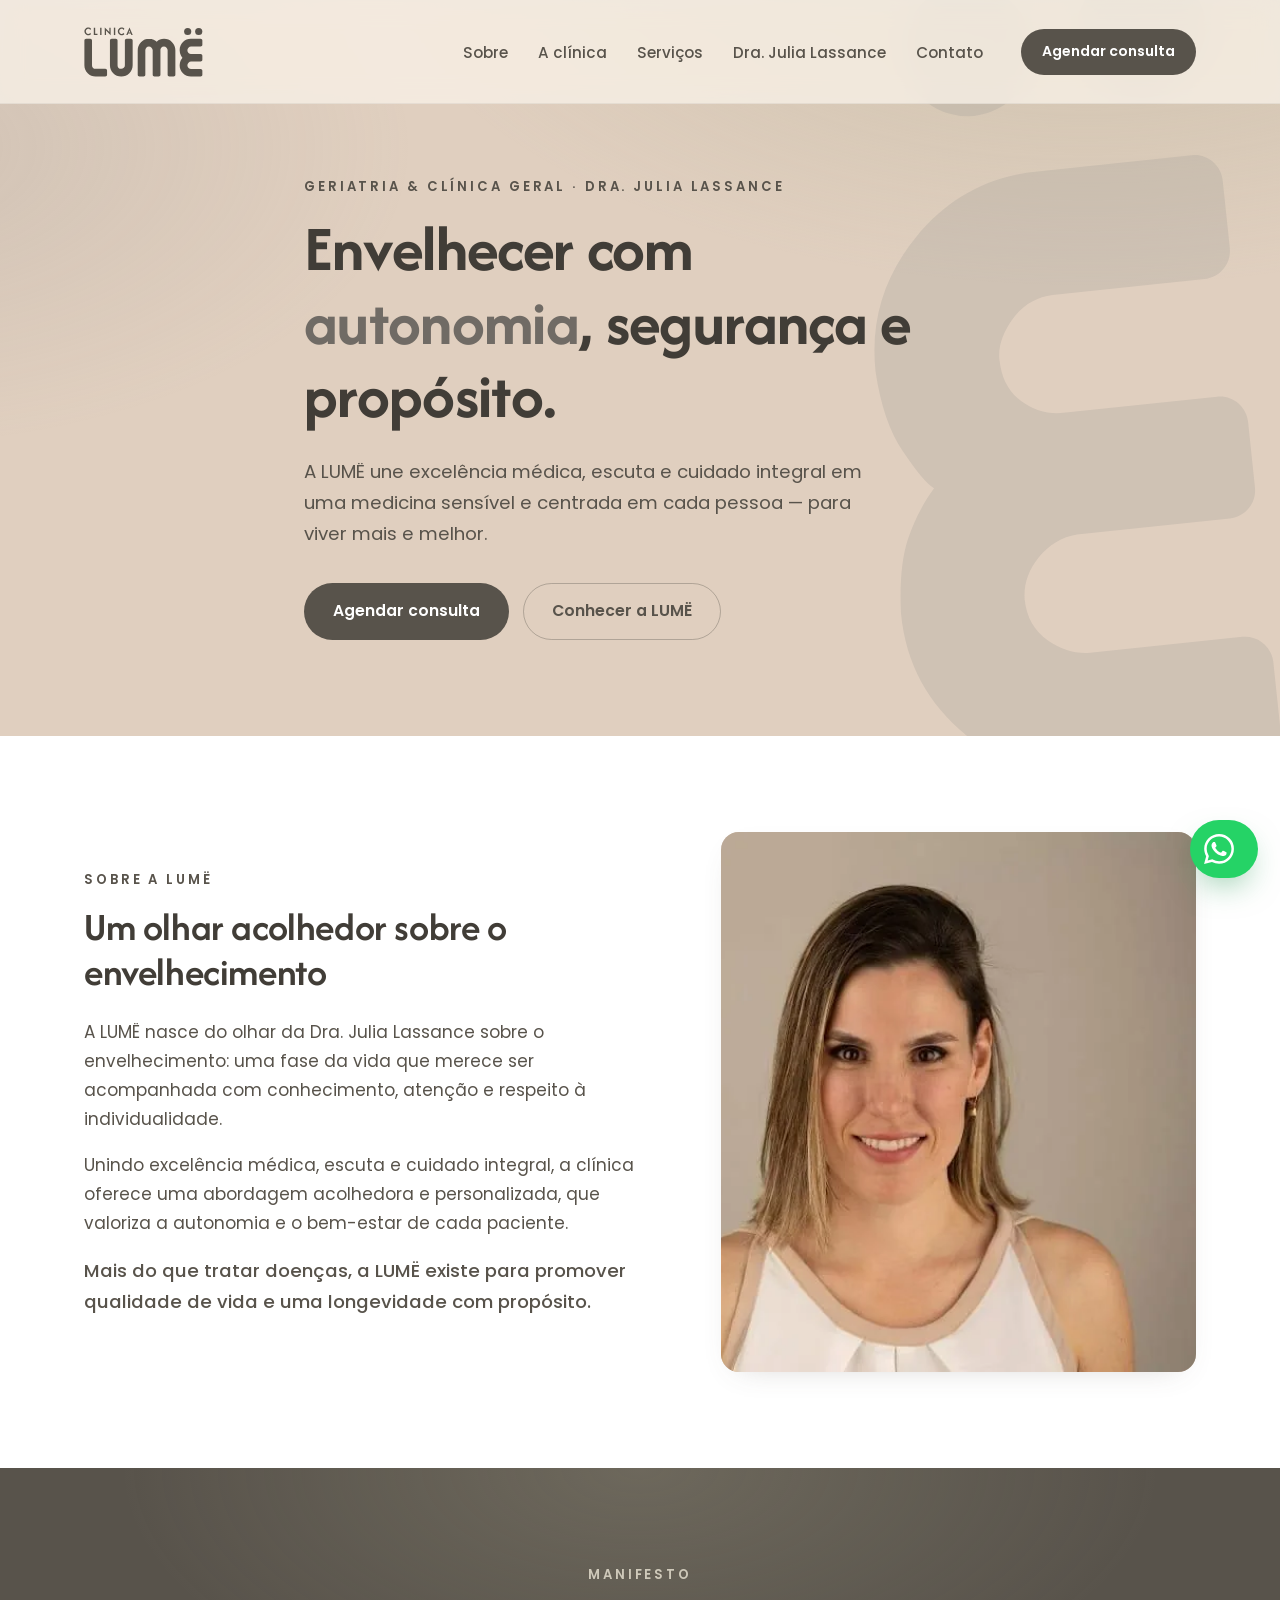
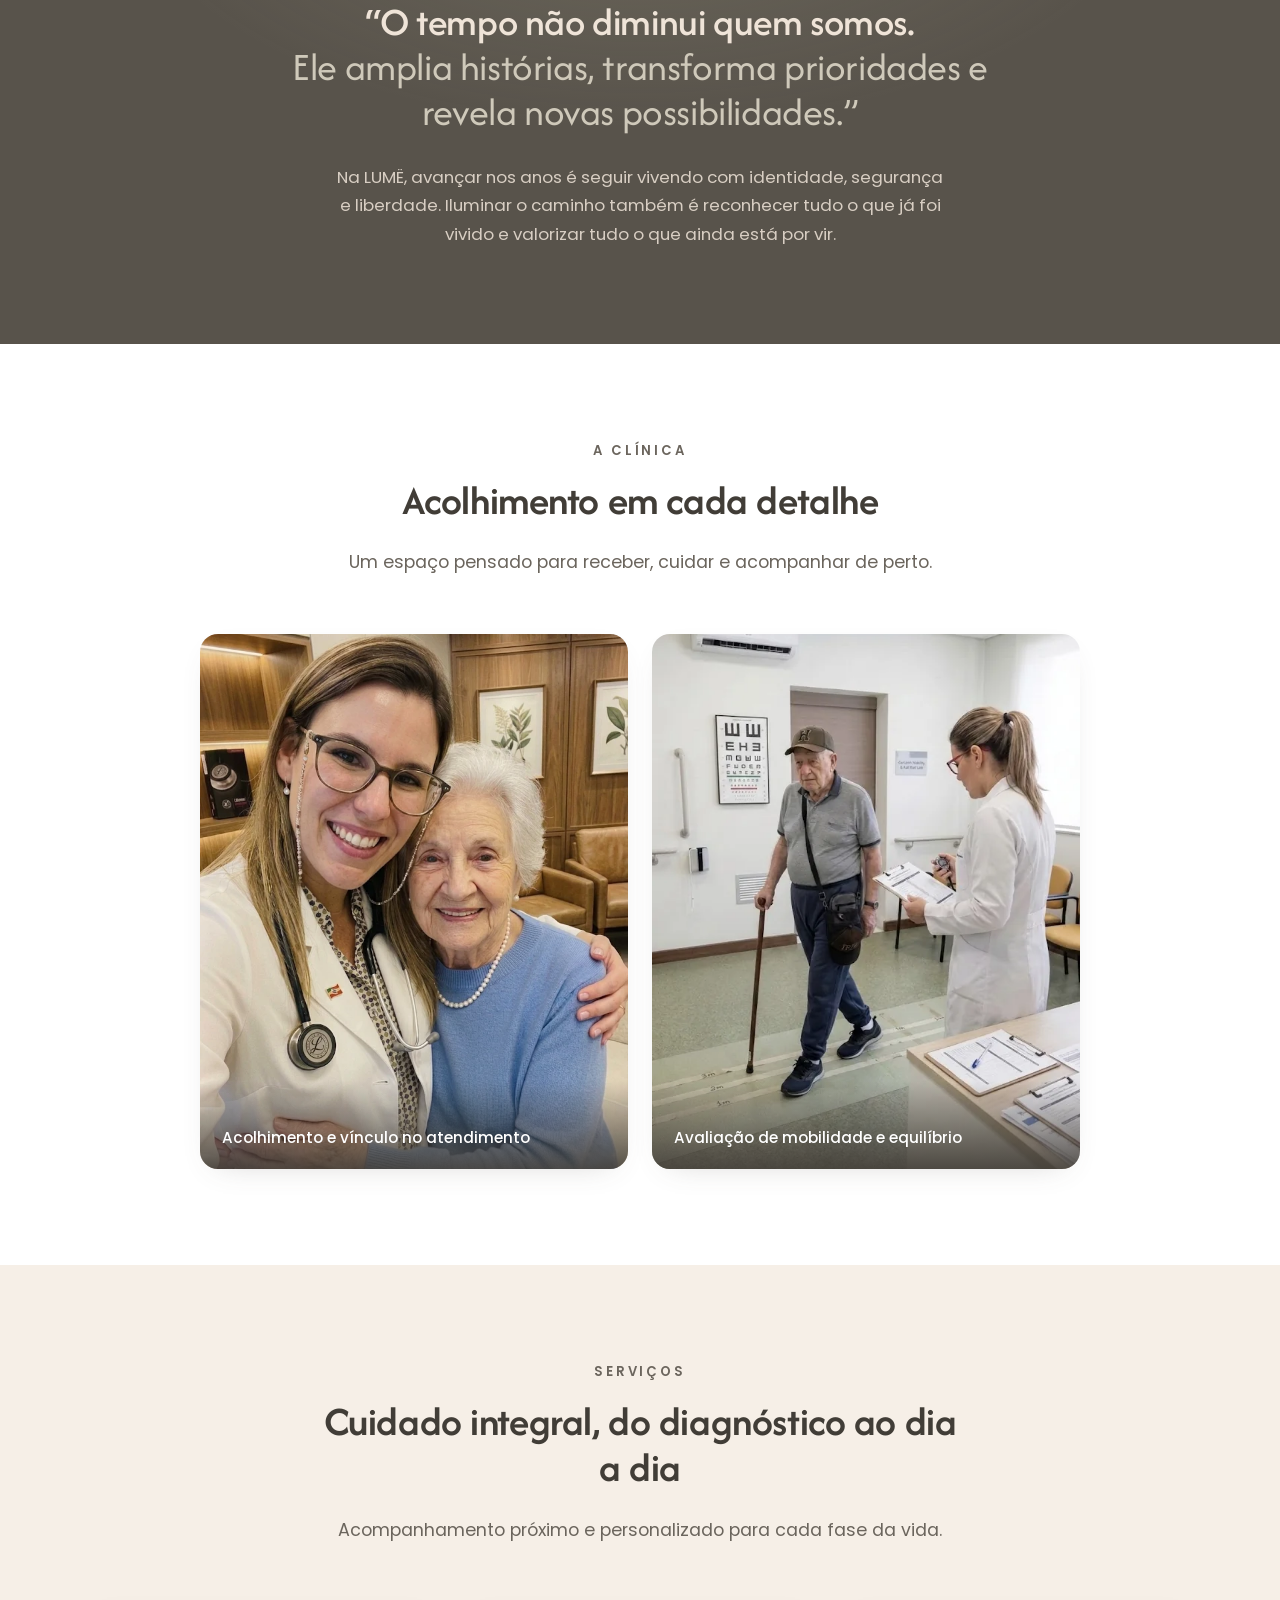
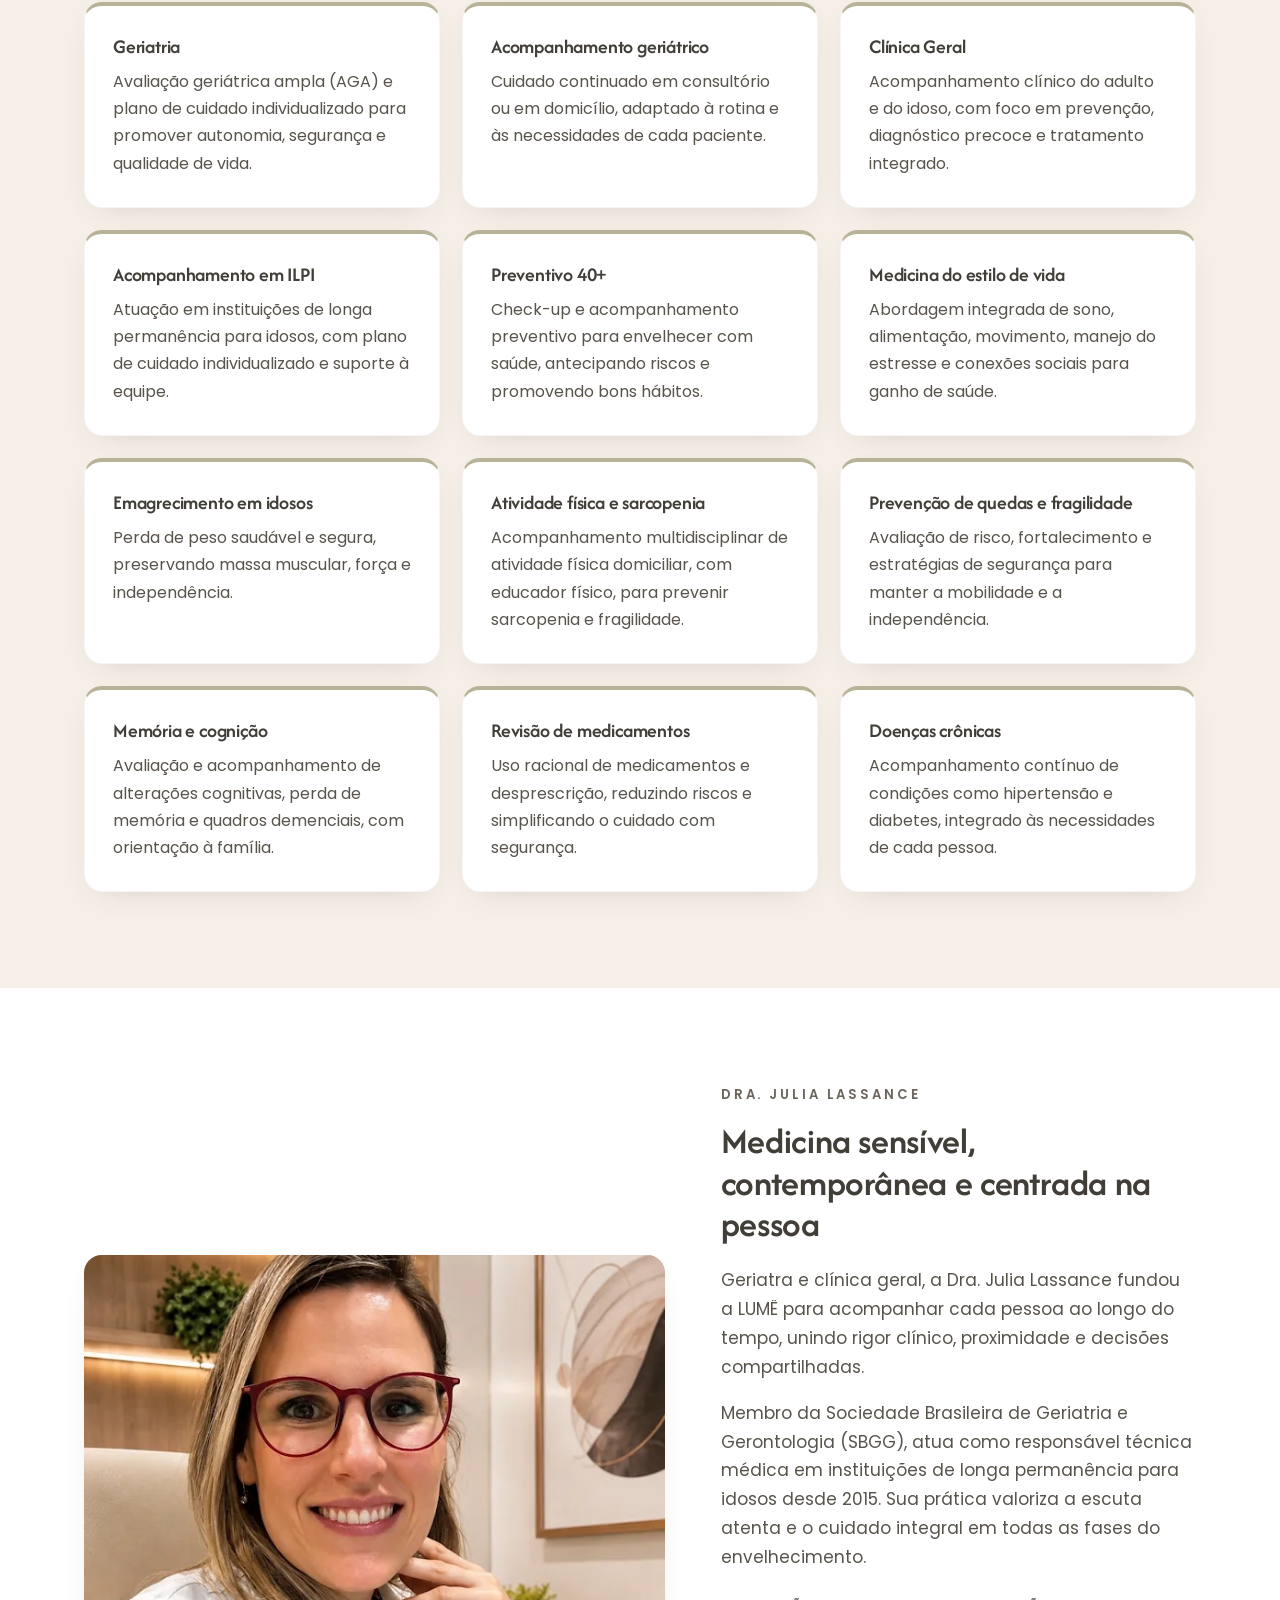
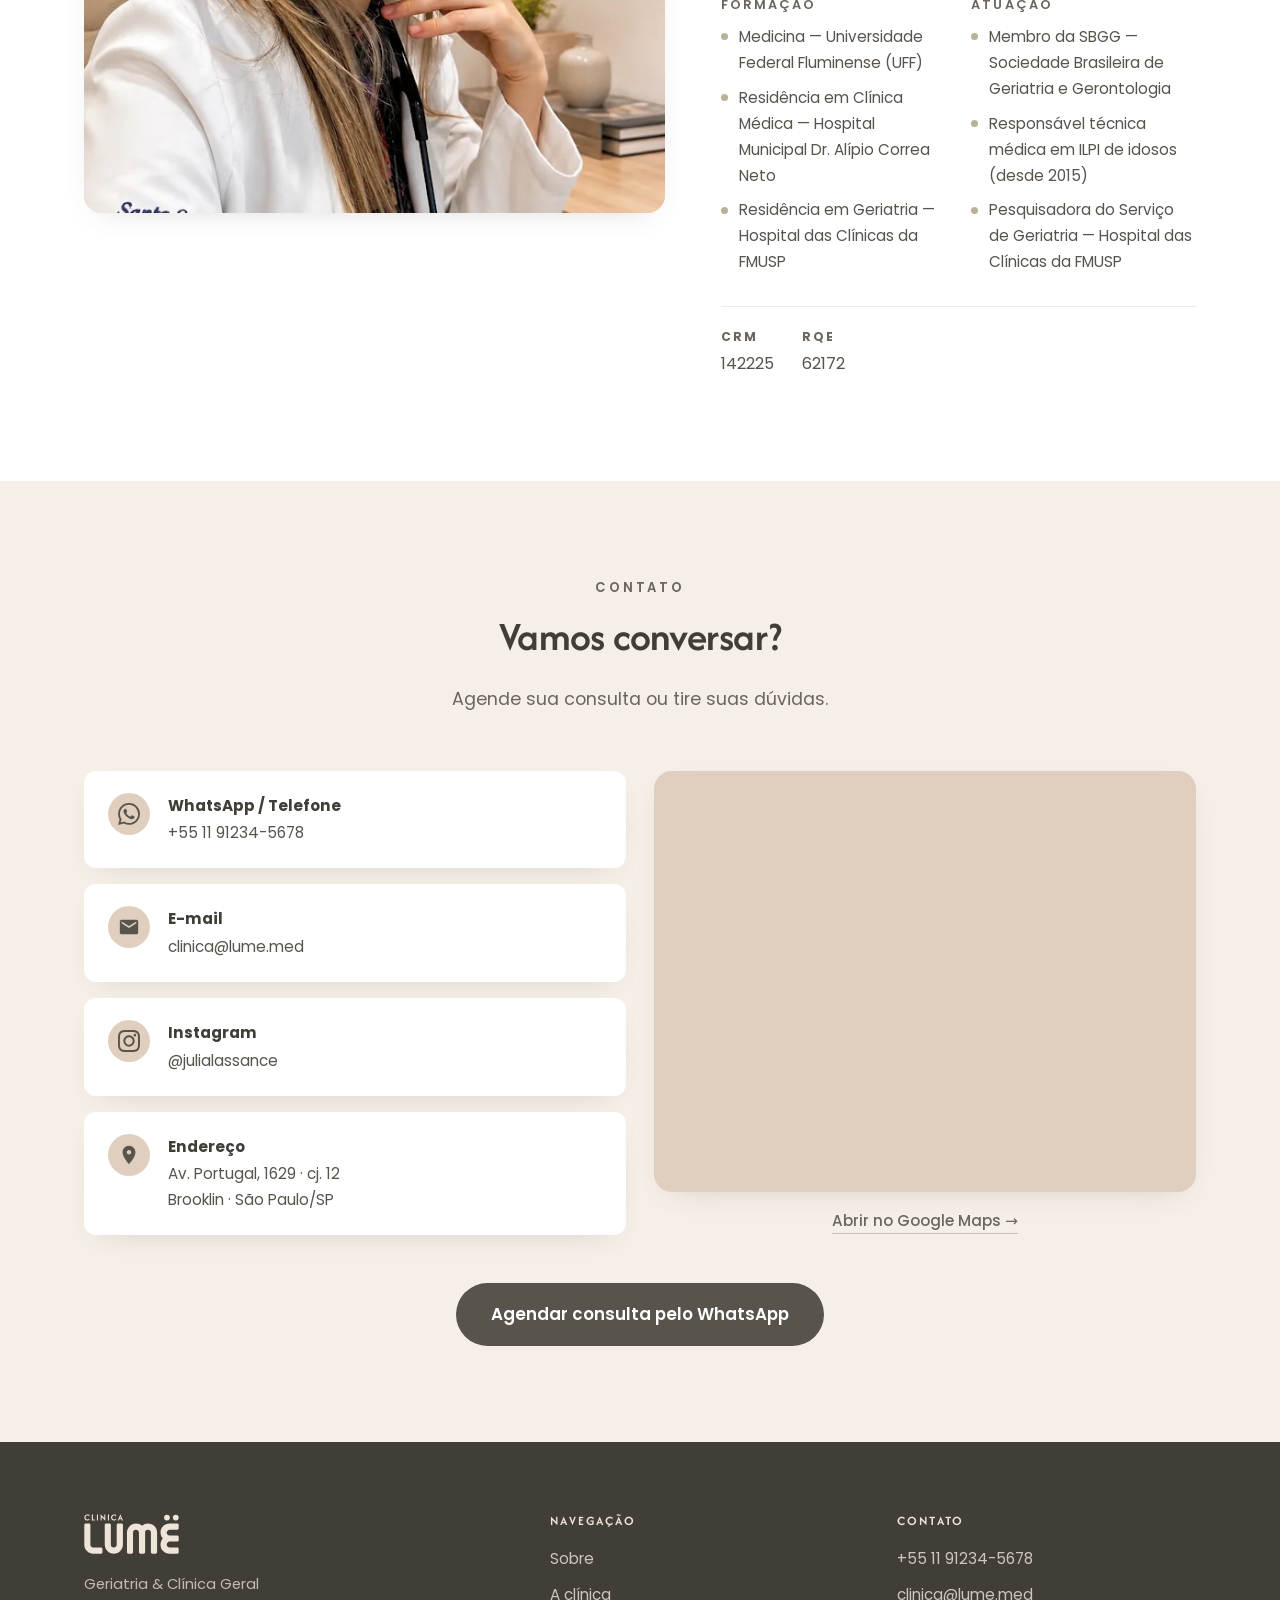
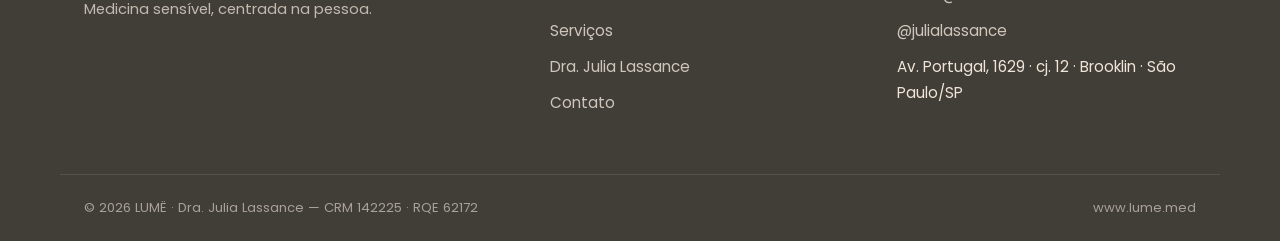
<file: index.html>
<!DOCTYPE html>
<html lang="pt-BR">
<head>
  <meta charset="UTF-8" />
  <meta name="viewport" content="width=device-width, initial-scale=1.0" />
  <title>LUMË · Clínica Geriátrica da Dra. Julia Lassance</title>
  <meta name="description" content="LUMË — clínica de geriatria e clínica geral da Dra. Julia Lassance. Medicina sensível, contemporânea e centrada na pessoa, para viver mais e melhor." />
  <meta name="theme-color" content="#A39D96" />
  <link rel="canonical" href="https://lume.med/" />
  <link rel="icon" type="image/svg+xml" href="assets/favicon.svg" />
  <link rel="apple-touch-icon" href="assets/apple-touch-icon.png" />

  <!-- Open Graph / preview ao compartilhar (WhatsApp, Instagram, etc.) -->
  <meta property="og:type" content="website" />
  <meta property="og:locale" content="pt_BR" />
  <meta property="og:site_name" content="LUMË" />
  <meta property="og:url" content="https://lume.med/" />
  <meta property="og:title" content="LUMË · Clínica de Geriatria — Dra. Julia Lassance" />
  <meta property="og:description" content="Geriatria &amp; Clínica Geral em São Paulo. Envelhecer com autonomia, segurança e propósito." />
  <!-- og:image usa o domínio de produção (lume.med). Enquanto o HTTPS do domínio não estiver ativo, o preview pode não exibir a imagem. -->
  <meta property="og:image" content="https://lume.med/assets/og-image.jpg" />
  <meta property="og:image:width" content="1200" />
  <meta property="og:image:height" content="630" />
  <meta property="og:image:alt" content="Logotipo LUMË — Clínica de Geriatria" />
  <meta name="twitter:card" content="summary_large_image" />
  <meta name="twitter:title" content="LUMË · Clínica de Geriatria — Dra. Julia Lassance" />
  <meta name="twitter:description" content="Geriatria &amp; Clínica Geral em São Paulo. Envelhecer com autonomia, segurança e propósito." />
  <meta name="twitter:image" content="https://lume.med/assets/og-image.jpg" />

  <!-- Dados estruturados para busca local -->
  <!-- ATENÇÃO: atualizar o campo "telephone" com o número real da clínica antes de publicar -->
  <script type="application/ld+json">
  {
    "@context": "https://schema.org",
    "@type": "MedicalClinic",
    "name": "LUMË — Clínica de Geriatria",
    "url": "https://lume.med/",
    "image": "https://lume.med/assets/og-image.jpg",
    "logo": "https://lume.med/assets/favicon.svg",
    "description": "Clínica de geriatria e clínica geral da Dra. Julia Lassance, no Brooklin, São Paulo.",
    "medicalSpecialty": "Geriatric",
    "telephone": "+55 11 91234-5678",
    "email": "clinica@lume.med",
    "address": {
      "@type": "PostalAddress",
      "streetAddress": "Av. Portugal, 1629, cj. 12 — Brooklin",
      "addressLocality": "São Paulo",
      "addressRegion": "SP",
      "addressCountry": "BR"
    },
    "employee": {
      "@type": "Physician",
      "name": "Dra. Julia Lassance",
      "medicalSpecialty": "Geriatric",
      "identifier": "CRM-SP 142225"
    },
    "sameAs": ["https://www.instagram.com/julialassance/"]
  }
  </script>

  <!-- Fontes da marca -->
  <link rel="preconnect" href="https://fonts.googleapis.com" />
  <link rel="preconnect" href="https://fonts.gstatic.com" crossorigin />
  <link href="https://fonts.googleapis.com/css2?family=Afacad+Flux:wght@100..900&family=Poppins:ital,wght@0,300;0,400;0,500;0,600;0,700;1,400&display=swap" rel="stylesheet" />

  <link rel="stylesheet" href="css/styles.css" />
</head>
<body>

  <a class="skip-link" href="#conteudo">Pular para o conteúdo</a>

  <!-- ============ HEADER ============ -->
  <header class="site-header" id="topo">
    <div class="container header-inner">
      <a href="#topo" class="brand" aria-label="LUMË — voltar ao início">
        <svg class="brand-logo" viewBox="160 203 1601 674" xmlns="http://www.w3.org/2000/svg" role="img" aria-label="LUMË">
          <g fill="currentColor">
            <path d="M218.18,313.67c-7.24,0-14.04-1.35-20.39-4.04-6.35-2.7-11.94-6.41-16.78-11.13-4.84-4.73-8.6-10.23-11.3-16.51-2.7-6.28-4.04-13-4.04-20.16s1.35-13.88,4.04-20.16c2.7-6.28,6.46-11.78,11.3-16.51,4.84-4.73,10.43-8.44,16.78-11.13,6.35-2.7,13.15-4.04,20.39-4.04,6.72,0,13.04,1.13,18.94,3.38,5.91,2.25,11.19,5.41,15.84,9.47l-5.2,21.27c-2.88-4.8-6.83-8.79-11.85-11.97-5.02-3.17-10.75-4.76-17.17-4.76-4.8,0-9.23.91-13.29,2.71-4.07,1.81-7.63,4.29-10.69,7.42-3.07,3.14-5.45,6.78-7.15,10.91-1.7,4.14-2.55,8.6-2.55,13.4s.85,9.18,2.55,13.35c1.7,4.17,4.08,7.83,7.15,10.97,3.06,3.14,6.62,5.59,10.69,7.37,4.06,1.77,8.49,2.66,13.29,2.66,6.35,0,12.06-1.59,17.12-4.76,5.06-3.17,9.03-7.17,11.91-11.97l5.2,21.27c-4.65,4.06-9.93,7.24-15.84,9.53-5.91,2.29-12.23,3.43-18.94,3.43Z"/>
            <path d="M292.17,311.67v-99.71h18.62v83.43h31.02v16.29h-49.64Z"/>
            <path d="M377.6,311.67v-99.71h18.62v99.71h-18.62Z"/>
            <path d="M518.73,315l-62.04-63.48v60.16h-16.95v-103.03h.23l62.04,63.37v-60.05h16.95v103.04h-.22Z"/>
            <path d="M562.63,311.67v-99.71h18.61v99.71h-18.61Z"/>
            <path d="M668.41,313.67c-7.24,0-14.04-1.35-20.39-4.04-6.35-2.7-11.94-6.41-16.78-11.13-4.84-4.73-8.6-10.23-11.3-16.51-2.7-6.28-4.04-13-4.04-20.16s1.35-13.88,4.04-20.16c2.7-6.28,6.46-11.78,11.3-16.51,4.84-4.73,10.43-8.44,16.78-11.13,6.35-2.7,13.15-4.04,20.39-4.04,6.72,0,13.04,1.13,18.94,3.38,5.91,2.25,11.19,5.41,15.84,9.47l-5.2,21.27c-2.88-4.8-6.83-8.79-11.85-11.97-5.02-3.17-10.75-4.76-17.17-4.76-4.8,0-9.23.91-13.29,2.71-4.07,1.81-7.63,4.29-10.69,7.42-3.07,3.14-5.45,6.78-7.15,10.91-1.7,4.14-2.55,8.6-2.55,13.4s.85,9.18,2.55,13.35c1.7,4.17,4.08,7.83,7.15,10.97,3.06,3.14,6.62,5.59,10.69,7.37,4.06,1.77,8.49,2.66,13.29,2.66,6.35,0,12.06-1.59,17.12-4.76,5.06-3.17,9.03-7.17,11.91-11.97l5.2,21.27c-4.65,4.06-9.93,7.24-15.84,9.53-5.91,2.29-12.23,3.43-18.94,3.43Z"/>
            <path d="M729.54,311.67l43.54-103.26h.22l43.55,103.26h-18.39l-8.54-20.72h-34.12l-8.53,20.72h-17.72ZM761.78,276.33h22.05l-5.2-12.52c-1.11-2.66-2.14-5.26-3.1-7.81-.96-2.55-1.89-5.52-2.77-8.92-.81,3.4-1.68,6.35-2.6,8.86-.92,2.51-1.97,5.14-3.16,7.87l-5.21,12.52Z"/>
            <path d="M188.94,361.69h55.32c13.07,0,23.66,10.59,23.66,23.66v332.49c-.38,15.51,4.16,27.7,13.61,36.58,9.45,8.89,21.17,13.14,35.16,12.76h130.6c13.07,0,23.66,10.59,23.66,23.66v56.46c0,13.07-10.59,23.66-23.66,23.66h-127.76c-43.1.75-79.68-13.99-109.74-44.24-30.06-30.24-44.89-66.35-44.52-108.32v-333.06c0-13.07,10.59-23.66,23.66-23.66Z"/>
            <path d="M533.37,361.69h55.32c13.07,0,23.66,10.59,23.66,23.66v333.06c-.38,14.75,3.87,26.66,12.76,35.73,8.88,9.07,21.07,13.42,36.58,13.04,12.85.38,24.39-4.06,34.59-13.33,10.21-9.26,15.12-21.07,14.75-35.45v-333.06c0-13.07,10.59-23.66,23.66-23.66h57.59c13.07,0,23.66,10.59,23.66,23.66v333.06c0,42.35-14.84,78.46-44.52,108.32-29.69,29.86-65.88,44.61-108.61,44.24-43.1.37-79.4-14.46-108.89-44.52-29.49-30.06-44.24-66.07-44.24-108.04v-333.06c0-13.07,10.59-23.66,23.66-23.66Z"/>
            <path d="M1037.22,362.26c23.82.38,44.61,4.73,62.38,13.04,17.77,8.32,31.19,17.01,40.27,26.09,14.75-12.85,29.58-22.3,44.52-28.36,14.93-6.04,33.18-9.64,54.73-10.78,41.97,0,77.88,14.94,107.75,44.8,29.86,29.87,44.8,65.79,44.8,107.75v333.06c0,13.07-10.59,23.66-23.66,23.66h-57.03c-13.07,0-23.66-10.59-23.66-23.66v-332.49c0-12.1-5.02-23.25-15.03-33.46-10.02-10.21-21.46-15.31-34.31-15.31-15.51,0-27.79,5.3-36.86,15.88-9.07,10.59-12.67,21.93-10.78,34.03v331.36c0,13.07-10.59,23.66-23.66,23.66h-57.03c-13.07,0-23.66-10.59-23.66-23.66v-332.49c-.38-12.48-5.67-23.72-15.88-33.75-10.21-10.01-21.55-15.03-34.03-15.03-15.51,0-27.7,5.11-36.58,15.31-8.89,10.21-13.14,21.55-12.76,34.03v331.93c0,13.07-10.59,23.66-23.66,23.66h-55.32c-13.07,0-23.66-10.59-23.66-23.66v-332.49c-.37-41.59,14.36-77.5,44.24-107.76,29.86-30.24,66.16-45.37,108.89-45.37Z"/>
            <path d="M1755.54,442.95c0,13.07-10.59,23.66-23.66,23.66h-128.33c-13.99.38-25.8,5.96-35.45,16.73-9.64,10.78-14.46,21.65-14.46,32.61,0,15.51,4.91,27.7,14.75,36.58,9.83,8.89,21.17,13.33,34.03,13.33h129.46c13.07,0,23.66,10.59,23.66,23.66v55.32c0,13.07-10.59,23.66-23.66,23.66h-128.9c-12.86.76-24.2,6.05-34.03,15.88-9.84,9.84-14.94,21.18-15.31,34.03,0,14.75,5.19,26.66,15.6,35.73,10.4,9.07,21.83,13.81,34.31,14.18h128.33c13.07,0,23.66,10.59,23.66,23.66v55.89c0,13.07-10.59,23.66-23.66,23.66h-128.9c-42.73.37-79.11-14.46-109.17-44.52-30.06-30.06-44.89-66.07-44.52-108.04,1.51-26.46,5.67-47.07,12.48-61.82,6.81-14.75,15.5-27.98,26.09-39.7-5.67-4.54-13.24-15.68-22.69-33.46-9.45-17.77-14.75-40.83-15.88-69.19,0-41.97,15.03-77.98,45.09-108.04,30.06-30.06,65.88-44.89,107.47-44.52h130.03c13.07,0,23.66,10.59,23.66,23.66v57.03Z"/>
            <circle cx="1557.68" cy="263.42" r="48.43"/>
            <circle cx="1706.51" cy="263.42" r="48.43"/>
          </g>
        </svg>
      </a>

      <nav class="site-nav" aria-label="Navegação principal">
        <button class="nav-toggle" aria-expanded="false" aria-controls="menu" aria-label="Abrir menu">
          <span></span><span></span><span></span>
        </button>
        <ul class="nav-list" id="menu">
          <li><a href="#sobre">Sobre</a></li>
          <li><a href="#galeria">A clínica</a></li>
          <li><a href="#servicos">Serviços</a></li>
          <li><a href="#doutora">Dra. Julia Lassance</a></li>
          <li><a href="#contato">Contato</a></li>
          <li class="nav-cta"><a href="#contato" class="btn btn-primary btn-sm">Agendar consulta</a></li>
        </ul>
      </nav>
    </div>
  </header>

  <main id="conteudo">

    <!-- ============ HERO ============ -->
    <section class="hero" aria-labelledby="hero-titulo">
      <div class="hero-icon" aria-hidden="true">
        <svg viewBox="0 0 631.88 1080" xmlns="http://www.w3.org/2000/svg">
          <g fill="currentColor">
            <path d="M521.73,414.64c0,17.58-14.26,31.84-31.84,31.84h-172.67c-18.83.51-34.72,8.01-47.69,22.51-12.97,14.5-19.46,29.13-19.46,43.88,0,20.87,6.61,37.27,19.84,49.22,13.22,11.96,28.48,17.93,45.78,17.93h174.2c17.58,0,31.84,14.26,31.84,31.84v74.44c0,17.58-14.26,31.84-31.84,31.84h-173.43c-17.3,1.03-32.56,8.14-45.79,21.37-13.23,13.23-20.1,28.5-20.6,45.78,0,19.84,6.99,35.87,20.99,48.08,13.99,12.21,29.38,18.58,46.17,19.08h172.67c17.58,0,31.84,14.26,31.84,31.84v75.21c0,17.58-14.26,31.84-31.84,31.84h-173.43c-57.49.5-106.45-19.46-146.9-59.9-40.44-40.45-60.4-88.9-59.9-145.37,2.03-35.6,7.63-63.34,16.79-83.18,9.16-19.84,20.85-37.64,35.1-53.42-7.63-6.1-17.81-21.1-30.52-45.02-12.72-23.91-19.84-54.94-21.37-93.1,0-56.47,20.22-104.92,60.67-145.37,40.44-40.44,88.64-60.4,144.61-59.9h174.96c17.58,0,31.84,14.26,31.84,31.84v76.73Z"/>
            <circle cx="250.44" cy="162.45" r="73.79"/>
            <circle cx="448.44" cy="162.45" r="73.79"/>
          </g>
        </svg>
      </div>

      <div class="container hero-inner">
        <p class="eyebrow">Geriatria &amp; Clínica Geral · Dra. Julia Lassance</p>
        <h1 id="hero-titulo">Envelhecer com <em>autonomia</em>, segurança e propósito.</h1>
        <p class="hero-sub">
          A LUMË une excelência médica, escuta e cuidado integral em uma medicina
          sensível e centrada em cada pessoa — para viver mais e melhor.
        </p>
        <div class="hero-actions">
          <a class="btn btn-primary" href="https://wa.me/5511912345678?text=Ol%C3%A1!%20Gostaria%20de%20agendar%20uma%20consulta%20na%20LUM%C3%8B." target="_blank" rel="noopener">Agendar consulta</a>
          <a class="btn btn-ghost" href="#sobre">Conhecer a LUMË</a>
        </div>
      </div>
    </section>

    <!-- ============ SOBRE ============ -->
    <section class="section sobre" id="sobre" aria-labelledby="sobre-titulo">
      <div class="container grid-2">
        <div class="sobre-texto reveal">
          <p class="eyebrow">Sobre a LUMË</p>
          <h2 id="sobre-titulo">Um olhar acolhedor sobre o envelhecimento</h2>
          <p>
            A LUMË nasce do olhar da Dra. Julia Lassance sobre o envelhecimento:
            uma fase da vida que merece ser acompanhada com conhecimento, atenção
            e respeito à individualidade.
          </p>
          <p>
            Unindo excelência médica, escuta e cuidado integral, a clínica oferece
            uma abordagem acolhedora e personalizada, que valoriza a autonomia e o
            bem-estar de cada paciente.
          </p>
          <p class="lead">
            Mais do que tratar doenças, a LUMË existe para promover qualidade de
            vida e uma longevidade com propósito.
          </p>
        </div>
        <div class="sobre-card reveal">
          <img src="assets/img/dra-julia-casual.webp" alt="Retrato da Dra. Julia Lassance" class="sobre-foto" width="463" height="512" loading="lazy" />
        </div>
      </div>
    </section>

    <!-- ============ MANIFESTO ============ -->
    <section class="section manifesto" aria-labelledby="manifesto-titulo">
      <div class="container narrow reveal">
        <p class="eyebrow">Manifesto</p>
        <h2 id="manifesto-titulo" class="manifesto-title">
          “O tempo não diminui quem somos.<br />
          <span>Ele amplia histórias, transforma prioridades e revela novas possibilidades.”</span>
        </h2>
        <p class="manifesto-sub">
          Na LUMË, avançar nos anos é seguir vivendo com identidade, segurança e
          liberdade. Iluminar o caminho também é reconhecer tudo o que já foi
          vivido e valorizar tudo o que ainda está por vir.
        </p>
      </div>
    </section>

    <!-- ============ GALERIA ============ -->
    <section class="section galeria" id="galeria" aria-labelledby="galeria-titulo">
      <div class="container">
        <div class="section-head reveal">
          <p class="eyebrow">A clínica</p>
          <h2 id="galeria-titulo">Acolhimento em cada detalhe</h2>
          <p class="section-sub">Um espaço pensado para receber, cuidar e acompanhar de perto.</p>
        </div>
        <div class="gallery">
          <figure class="gallery-item reveal">
            <img src="assets/img/acolhimento.webp" alt="Dra. Julia abraçando com carinho uma paciente idosa sorridente durante um atendimento acolhedor na clínica." width="642" height="843" loading="lazy" />
            <figcaption>Acolhimento e vínculo no atendimento</figcaption>
          </figure>
          <figure class="gallery-item reveal">
            <img src="assets/img/mobilidade.webp" alt="Profissional de saúde avaliando a mobilidade de um paciente idoso que caminha com bengala em um consultório." width="575" height="843" loading="lazy" />
            <figcaption>Avaliação de mobilidade e equilíbrio</figcaption>
          </figure>
        </div>
      </div>
    </section>

    <!-- ============ SERVIÇOS ============ -->
    <section class="section servicos" id="servicos" aria-labelledby="servicos-titulo">
      <div class="container">
        <div class="section-head reveal">
          <p class="eyebrow">Serviços</p>
          <h2 id="servicos-titulo">Cuidado integral, do diagnóstico ao dia a dia</h2>
          <p class="section-sub">Acompanhamento próximo e personalizado para cada fase da vida.</p>
        </div>

        <div class="cards">
          <article class="card reveal">
            <h3>Geriatria</h3>
            <p>Avaliação geriátrica ampla (AGA) e plano de cuidado individualizado para promover autonomia, segurança e qualidade de vida.</p>
          </article>
          <article class="card reveal">
            <h3>Acompanhamento geriátrico</h3>
            <p>Cuidado continuado em consultório ou em domicílio, adaptado à rotina e às necessidades de cada paciente.</p>
          </article>
          <article class="card reveal">
            <h3>Clínica Geral</h3>
            <p>Acompanhamento clínico do adulto e do idoso, com foco em prevenção, diagnóstico precoce e tratamento integrado.</p>
          </article>
          <article class="card reveal">
            <h3>Acompanhamento em ILPI</h3>
            <p>Atuação em instituições de longa permanência para idosos, com plano de cuidado individualizado e suporte à equipe.</p>
          </article>
          <article class="card reveal">
            <h3>Preventivo 40+</h3>
            <p>Check-up e acompanhamento preventivo para envelhecer com saúde, antecipando riscos e promovendo bons hábitos.</p>
          </article>
          <article class="card reveal">
            <h3>Medicina do estilo de vida</h3>
            <p>Abordagem integrada de sono, alimentação, movimento, manejo do estresse e conexões sociais para ganho de saúde.</p>
          </article>
          <article class="card reveal">
            <h3>Emagrecimento em idosos</h3>
            <p>Perda de peso saudável e segura, preservando massa muscular, força e independência.</p>
          </article>
          <article class="card reveal">
            <h3>Atividade física e sarcopenia</h3>
            <p>Acompanhamento multidisciplinar de atividade física domiciliar, com educador físico, para prevenir sarcopenia e fragilidade.</p>
          </article>
          <article class="card reveal">
            <h3>Prevenção de quedas e fragilidade</h3>
            <p>Avaliação de risco, fortalecimento e estratégias de segurança para manter a mobilidade e a independência.</p>
          </article>
          <article class="card reveal">
            <h3>Memória e cognição</h3>
            <p>Avaliação e acompanhamento de alterações cognitivas, perda de memória e quadros demenciais, com orientação à família.</p>
          </article>
          <article class="card reveal">
            <h3>Revisão de medicamentos</h3>
            <p>Uso racional de medicamentos e desprescrição, reduzindo riscos e simplificando o cuidado com segurança.</p>
          </article>
          <article class="card reveal">
            <h3>Doenças crônicas</h3>
            <p>Acompanhamento contínuo de condições como hipertensão e diabetes, integrado às necessidades de cada pessoa.</p>
          </article>
        </div>
      </div>
    </section>

    <!-- ============ DRA. JULIA ============ -->
    <section class="section doutora" id="doutora" aria-labelledby="doutora-titulo">
      <div class="container grid-2">
        <div class="doutora-visual reveal">
          <img src="assets/img/retrato-dra-julia.webp" alt="Retrato profissional da Dra. Julia Lassance sorrindo em seu consultório, usando jaleco branco e estetoscópio." class="doutora-foto" width="632" height="843" loading="lazy" />
        </div>
        <div class="doutora-texto reveal">
          <p class="eyebrow">Dra. Julia Lassance</p>
          <h2 id="doutora-titulo">Medicina sensível, contemporânea e centrada na pessoa</h2>
          <p>
            Geriatra e clínica geral, a Dra. Julia Lassance fundou a LUMË para
            acompanhar cada pessoa ao longo do tempo, unindo rigor clínico,
            proximidade e decisões compartilhadas.
          </p>
          <p>
            Membro da Sociedade Brasileira de Geriatria e Gerontologia (SBGG), atua
            como responsável técnica médica em instituições de longa permanência
            para idosos desde 2015. Sua prática valoriza a escuta atenta e o
            cuidado integral em todas as fases do envelhecimento.
          </p>

          <div class="formacao">
            <div class="formacao-col">
              <h3>Formação</h3>
              <ul>
                <li>Medicina — Universidade Federal Fluminense (UFF)</li>
                <li>Residência em Clínica Médica — Hospital Municipal Dr. Alípio Correa Neto</li>
                <li>Residência em Geriatria — Hospital das Clínicas da FMUSP</li>
              </ul>
            </div>
            <div class="formacao-col">
              <h3>Atuação</h3>
              <ul>
                <li>Membro da SBGG — Sociedade Brasileira de Geriatria e Gerontologia</li>
                <li>Responsável técnica médica em ILPI de idosos (desde 2015)</li>
                <li>Pesquisadora do Serviço de Geriatria — Hospital das Clínicas da FMUSP</li>
              </ul>
            </div>
          </div>

          <ul class="credenciais">
            <li><strong>CRM</strong> 142225</li>
            <li><strong>RQE</strong> 62172</li>
          </ul>
        </div>
      </div>
    </section>

    <!-- ============ CONTATO ============ -->
    <section class="section contato" id="contato" aria-labelledby="contato-titulo">
      <div class="container">
        <div class="section-head reveal">
          <p class="eyebrow">Contato</p>
          <h2 id="contato-titulo">Vamos conversar?</h2>
          <p class="section-sub">Agende sua consulta ou tire suas dúvidas.</p>
        </div>

        <div class="contato-grid">
          <div class="contato-cards reveal">
            <a class="contato-item" href="https://wa.me/5511912345678?text=Ol%C3%A1!%20Gostaria%20de%20agendar%20uma%20consulta%20na%20LUM%C3%8B." target="_blank" rel="noopener">
              <span class="contato-icone" aria-hidden="true">
                <svg viewBox="0 0 24 24" fill="currentColor" xmlns="http://www.w3.org/2000/svg"><path d="M17.472 14.382c-.297-.149-1.758-.867-2.03-.967-.273-.099-.471-.148-.67.15-.197.297-.767.966-.94 1.164-.173.199-.347.223-.644.075-.297-.15-1.255-.463-2.39-1.475-.883-.788-1.48-1.761-1.653-2.059-.173-.297-.018-.458.13-.606.134-.133.298-.347.446-.52.149-.174.198-.298.298-.497.099-.198.05-.371-.025-.52-.075-.149-.669-1.612-.916-2.207-.242-.579-.487-.5-.669-.51-.173-.008-.371-.01-.57-.01-.198 0-.52.074-.792.372-.272.297-1.04 1.016-1.04 2.479 0 1.462 1.065 2.875 1.213 3.074.149.198 2.096 3.2 5.077 4.487.709.306 1.262.489 1.694.625.712.227 1.36.195 1.871.118.571-.085 1.758-.719 2.006-1.413.248-.694.248-1.289.173-1.413-.074-.124-.272-.198-.57-.347m-5.421 7.403h-.004a9.87 9.87 0 01-5.031-1.378l-.361-.214-3.741.982.998-3.648-.235-.374a9.86 9.86 0 01-1.51-5.26c.001-5.45 4.436-9.884 9.888-9.884 2.64 0 5.122 1.03 6.988 2.898a9.825 9.825 0 012.893 6.994c-.003 5.45-4.437 9.884-9.885 9.884m8.413-18.297A11.815 11.815 0 0012.05 0C5.495 0 .16 5.335.157 11.892c0 2.096.547 4.142 1.588 5.945L.057 24l6.305-1.654a11.882 11.882 0 005.683 1.448h.005c6.554 0 11.89-5.335 11.893-11.893a11.821 11.821 0 00-3.48-8.413Z"/></svg>
              </span>
              <span>
                <strong>WhatsApp / Telefone</strong>
                <span>+55 11 91234-5678</span>
              </span>
            </a>
            <a class="contato-item" href="mailto:clinica@lume.med">
              <span class="contato-icone" aria-hidden="true">
                <svg viewBox="0 0 24 24" fill="currentColor" xmlns="http://www.w3.org/2000/svg"><path d="M20 4H4c-1.1 0-1.99.9-1.99 2L2 18c0 1.1.9 2 2 2h16c1.1 0 2-.9 2-2V6c0-1.1-.9-2-2-2zm0 4-8 5-8-5V6l8 5 8-5v2z"/></svg>
              </span>
              <span>
                <strong>E-mail</strong>
                <span>clinica@lume.med</span>
              </span>
            </a>
            <a class="contato-item" href="https://www.instagram.com/julialassance/" target="_blank" rel="noopener">
              <span class="contato-icone" aria-hidden="true">
                <svg viewBox="0 0 24 24" fill="currentColor" xmlns="http://www.w3.org/2000/svg"><path d="M12 0C8.74 0 8.333.015 7.053.072 5.775.132 4.905.333 4.14.63c-.789.306-1.459.717-2.126 1.384S.935 3.35.63 4.14C.333 4.905.131 5.775.072 7.053.012 8.333 0 8.74 0 12s.015 3.667.072 4.947c.06 1.277.261 2.148.558 2.913.306.788.717 1.459 1.384 2.126.667.666 1.336 1.079 2.126 1.384.766.296 1.636.499 2.913.558C8.333 23.988 8.74 24 12 24s3.667-.015 4.947-.072c1.277-.06 2.148-.262 2.913-.558.788-.306 1.459-.718 2.126-1.384.666-.667 1.079-1.335 1.384-2.126.296-.765.499-1.636.558-2.913.06-1.28.072-1.687.072-4.947s-.015-3.667-.072-4.947c-.06-1.277-.262-2.149-.558-2.913-.306-.789-.718-1.459-1.384-2.126C21.319 1.347 20.651.935 19.86.63c-.765-.297-1.636-.499-2.913-.558C15.667.012 15.26 0 12 0zm0 2.16c3.203 0 3.585.016 4.85.071 1.17.055 1.805.249 2.227.415.562.217.96.477 1.382.896.419.42.679.819.896 1.381.164.422.36 1.057.413 2.227.057 1.266.07 1.646.07 4.85s-.015 3.585-.074 4.85c-.061 1.17-.256 1.805-.421 2.227-.224.562-.479.96-.899 1.382-.419.419-.824.679-1.38.896-.42.164-1.065.36-2.235.413-1.274.057-1.649.07-4.859.07-3.211 0-3.586-.015-4.859-.074-1.171-.061-1.816-.256-2.236-.421-.569-.224-.96-.479-1.379-.899-.421-.419-.69-.824-.9-1.38-.165-.42-.359-1.065-.42-2.235-.045-1.26-.061-1.649-.061-4.844 0-3.196.016-3.586.061-4.861.061-1.17.255-1.814.42-2.234.21-.57.479-.96.9-1.381.419-.419.81-.689 1.379-.898.42-.166 1.051-.361 2.221-.421 1.275-.045 1.65-.06 4.859-.06l.045.03zm0 3.678c-3.405 0-6.162 2.76-6.162 6.162 0 3.405 2.76 6.162 6.162 6.162 3.405 0 6.162-2.76 6.162-6.162 0-3.405-2.76-6.162-6.162-6.162zM12 16c-2.21 0-4-1.79-4-4s1.79-4 4-4 4 1.79 4 4-1.79 4-4 4zm7.846-10.405c0 .795-.646 1.44-1.44 1.44-.795 0-1.44-.646-1.44-1.44 0-.794.646-1.439 1.44-1.439.793-.001 1.44.645 1.44 1.439z"/></svg>
              </span>
              <span>
                <strong>Instagram</strong>
                <span>@julialassance</span>
              </span>
            </a>
            <div class="contato-item">
              <span class="contato-icone" aria-hidden="true">
                <svg viewBox="0 0 24 24" fill="currentColor" xmlns="http://www.w3.org/2000/svg"><path d="M12 2C8.13 2 5 5.13 5 9c0 5.25 7 13 7 13s7-7.75 7-13c0-3.87-3.13-7-7-7zm0 9.5c-1.38 0-2.5-1.12-2.5-2.5s1.12-2.5 2.5-2.5 2.5 1.12 2.5 2.5-1.12 2.5-2.5 2.5z"/></svg>
              </span>
              <span>
                <strong>Endereço</strong>
                <span>Av. Portugal, 1629 · cj. 12<br />Brooklin · São Paulo/SP</span>
              </span>
            </div>
          </div>

          <div class="mapa-col reveal">
            <div class="mapa">
              <iframe
                title="Mapa da LUMË — Av. Portugal, 1629, Brooklin, São Paulo"
                src="https://www.google.com/maps?q=Av.+Portugal,+1629,+Brooklin,+S%C3%A3o+Paulo&output=embed"
                loading="lazy"
                referrerpolicy="no-referrer-when-downgrade"
                allowfullscreen></iframe>
            </div>
            <p class="mapa-link">
              <a href="https://www.google.com/maps/search/?api=1&amp;query=Av.+Portugal,+1629,+cj.+12,+Brooklin,+S%C3%A3o+Paulo" target="_blank" rel="noopener">Abrir no Google Maps →</a>
            </p>
          </div>
        </div>

        <div class="cta-final reveal">
          <a class="btn btn-primary btn-lg" href="https://wa.me/5511912345678?text=Ol%C3%A1!%20Gostaria%20de%20agendar%20uma%20consulta%20na%20LUM%C3%8B." target="_blank" rel="noopener">Agendar consulta pelo WhatsApp</a>
        </div>
      </div>
    </section>
  </main>

  <!-- ============ FOOTER ============ -->
  <footer class="site-footer">
    <div class="container footer-inner">
      <div class="footer-brand">
        <svg class="brand-logo" viewBox="160 203 1601 674" xmlns="http://www.w3.org/2000/svg" role="img" aria-label="LUMË">
          <g fill="currentColor">
            <path d="M218.18,313.67c-7.24,0-14.04-1.35-20.39-4.04-6.35-2.7-11.94-6.41-16.78-11.13-4.84-4.73-8.6-10.23-11.3-16.51-2.7-6.28-4.04-13-4.04-20.16s1.35-13.88,4.04-20.16c2.7-6.28,6.46-11.78,11.3-16.51,4.84-4.73,10.43-8.44,16.78-11.13,6.35-2.7,13.15-4.04,20.39-4.04,6.72,0,13.04,1.13,18.94,3.38,5.91,2.25,11.19,5.41,15.84,9.47l-5.2,21.27c-2.88-4.8-6.83-8.79-11.85-11.97-5.02-3.17-10.75-4.76-17.17-4.76-4.8,0-9.23.91-13.29,2.71-4.07,1.81-7.63,4.29-10.69,7.42-3.07,3.14-5.45,6.78-7.15,10.91-1.7,4.14-2.55,8.6-2.55,13.4s.85,9.18,2.55,13.35c1.7,4.17,4.08,7.83,7.15,10.97,3.06,3.14,6.62,5.59,10.69,7.37,4.06,1.77,8.49,2.66,13.29,2.66,6.35,0,12.06-1.59,17.12-4.76,5.06-3.17,9.03-7.17,11.91-11.97l5.2,21.27c-4.65,4.06-9.93,7.24-15.84,9.53-5.91,2.29-12.23,3.43-18.94,3.43Z"/>
            <path d="M292.17,311.67v-99.71h18.62v83.43h31.02v16.29h-49.64Z"/>
            <path d="M377.6,311.67v-99.71h18.62v99.71h-18.62Z"/>
            <path d="M518.73,315l-62.04-63.48v60.16h-16.95v-103.03h.23l62.04,63.37v-60.05h16.95v103.04h-.22Z"/>
            <path d="M562.63,311.67v-99.71h18.61v99.71h-18.61Z"/>
            <path d="M668.41,313.67c-7.24,0-14.04-1.35-20.39-4.04-6.35-2.7-11.94-6.41-16.78-11.13-4.84-4.73-8.6-10.23-11.3-16.51-2.7-6.28-4.04-13-4.04-20.16s1.35-13.88,4.04-20.16c2.7-6.28,6.46-11.78,11.3-16.51,4.84-4.73,10.43-8.44,16.78-11.13,6.35-2.7,13.15-4.04,20.39-4.04,6.72,0,13.04,1.13,18.94,3.38,5.91,2.25,11.19,5.41,15.84,9.47l-5.2,21.27c-2.88-4.8-6.83-8.79-11.85-11.97-5.02-3.17-10.75-4.76-17.17-4.76-4.8,0-9.23.91-13.29,2.71-4.07,1.81-7.63,4.29-10.69,7.42-3.07,3.14-5.45,6.78-7.15,10.91-1.7,4.14-2.55,8.6-2.55,13.4s.85,9.18,2.55,13.35c1.7,4.17,4.08,7.83,7.15,10.97,3.06,3.14,6.62,5.59,10.69,7.37,4.06,1.77,8.49,2.66,13.29,2.66,6.35,0,12.06-1.59,17.12-4.76,5.06-3.17,9.03-7.17,11.91-11.97l5.2,21.27c-4.65,4.06-9.93,7.24-15.84,9.53-5.91,2.29-12.23,3.43-18.94,3.43Z"/>
            <path d="M729.54,311.67l43.54-103.26h.22l43.55,103.26h-18.39l-8.54-20.72h-34.12l-8.53,20.72h-17.72ZM761.78,276.33h22.05l-5.2-12.52c-1.11-2.66-2.14-5.26-3.1-7.81-.96-2.55-1.89-5.52-2.77-8.92-.81,3.4-1.68,6.35-2.6,8.86-.92,2.51-1.97,5.14-3.16,7.87l-5.21,12.52Z"/>
            <path d="M188.94,361.69h55.32c13.07,0,23.66,10.59,23.66,23.66v332.49c-.38,15.51,4.16,27.7,13.61,36.58,9.45,8.89,21.17,13.14,35.16,12.76h130.6c13.07,0,23.66,10.59,23.66,23.66v56.46c0,13.07-10.59,23.66-23.66,23.66h-127.76c-43.1.75-79.68-13.99-109.74-44.24-30.06-30.24-44.89-66.35-44.52-108.32v-333.06c0-13.07,10.59-23.66,23.66-23.66Z"/>
            <path d="M533.37,361.69h55.32c13.07,0,23.66,10.59,23.66,23.66v333.06c-.38,14.75,3.87,26.66,12.76,35.73,8.88,9.07,21.07,13.42,36.58,13.04,12.85.38,24.39-4.06,34.59-13.33,10.21-9.26,15.12-21.07,14.75-35.45v-333.06c0-13.07,10.59-23.66,23.66-23.66h57.59c13.07,0,23.66,10.59,23.66,23.66v333.06c0,42.35-14.84,78.46-44.52,108.32-29.69,29.86-65.88,44.61-108.61,44.24-43.1.37-79.4-14.46-108.89-44.52-29.49-30.06-44.24-66.07-44.24-108.04v-333.06c0-13.07,10.59-23.66,23.66-23.66Z"/>
            <path d="M1037.22,362.26c23.82.38,44.61,4.73,62.38,13.04,17.77,8.32,31.19,17.01,40.27,26.09,14.75-12.85,29.58-22.3,44.52-28.36,14.93-6.04,33.18-9.64,54.73-10.78,41.97,0,77.88,14.94,107.75,44.8,29.86,29.87,44.8,65.79,44.8,107.75v333.06c0,13.07-10.59,23.66-23.66,23.66h-57.03c-13.07,0-23.66-10.59-23.66-23.66v-332.49c0-12.1-5.02-23.25-15.03-33.46-10.02-10.21-21.46-15.31-34.31-15.31-15.51,0-27.79,5.3-36.86,15.88-9.07,10.59-12.67,21.93-10.78,34.03v331.36c0,13.07-10.59,23.66-23.66,23.66h-57.03c-13.07,0-23.66-10.59-23.66-23.66v-332.49c-.38-12.48-5.67-23.72-15.88-33.75-10.21-10.01-21.55-15.03-34.03-15.03-15.51,0-27.7,5.11-36.58,15.31-8.89,10.21-13.14,21.55-12.76,34.03v331.93c0,13.07-10.59,23.66-23.66,23.66h-55.32c-13.07,0-23.66-10.59-23.66-23.66v-332.49c-.37-41.59,14.36-77.5,44.24-107.76,29.86-30.24,66.16-45.37,108.89-45.37Z"/>
            <path d="M1755.54,442.95c0,13.07-10.59,23.66-23.66,23.66h-128.33c-13.99.38-25.8,5.96-35.45,16.73-9.64,10.78-14.46,21.65-14.46,32.61,0,15.51,4.91,27.7,14.75,36.58,9.83,8.89,21.17,13.33,34.03,13.33h129.46c13.07,0,23.66,10.59,23.66,23.66v55.32c0,13.07-10.59,23.66-23.66,23.66h-128.9c-12.86.76-24.2,6.05-34.03,15.88-9.84,9.84-14.94,21.18-15.31,34.03,0,14.75,5.19,26.66,15.6,35.73,10.4,9.07,21.83,13.81,34.31,14.18h128.33c13.07,0,23.66,10.59,23.66,23.66v55.89c0,13.07-10.59,23.66-23.66,23.66h-128.9c-42.73.37-79.11-14.46-109.17-44.52-30.06-30.06-44.89-66.07-44.52-108.04,1.51-26.46,5.67-47.07,12.48-61.82,6.81-14.75,15.5-27.98,26.09-39.7-5.67-4.54-13.24-15.68-22.69-33.46-9.45-17.77-14.75-40.83-15.88-69.19,0-41.97,15.03-77.98,45.09-108.04,30.06-30.06,65.88-44.89,107.47-44.52h130.03c13.07,0,23.66,10.59,23.66,23.66v57.03Z"/>
            <circle cx="1557.68" cy="263.42" r="48.43"/>
            <circle cx="1706.51" cy="263.42" r="48.43"/>
          </g>
        </svg>
        <p>Geriatria &amp; Clínica Geral<br />Medicina sensível, centrada na pessoa.</p>
      </div>

      <div class="footer-col">
        <h4>Navegação</h4>
        <ul>
          <li><a href="#sobre">Sobre</a></li>
          <li><a href="#galeria">A clínica</a></li>
          <li><a href="#servicos">Serviços</a></li>
          <li><a href="#doutora">Dra. Julia Lassance</a></li>
          <li><a href="#contato">Contato</a></li>
        </ul>
      </div>

      <div class="footer-col">
        <h4>Contato</h4>
        <ul>
          <li><a href="tel:+5511912345678">+55 11 91234-5678</a></li>
          <li><a href="mailto:clinica@lume.med">clinica@lume.med</a></li>
          <li><a href="https://www.instagram.com/julialassance/" target="_blank" rel="noopener">@julialassance</a></li>
          <li>Av. Portugal, 1629 · cj. 12 · Brooklin · São Paulo/SP</li>
        </ul>
      </div>
    </div>

    <div class="container footer-bottom">
      <p>© 2026 LUMË · Dra. Julia Lassance — CRM 142225 · RQE 62172</p>
      <p>www.lume.med</p>
    </div>
  </footer>

  <!-- ============ BOTÃO FLUTUANTE WHATSAPP ============ -->
  <a class="whatsapp-float" href="https://wa.me/5511912345678?text=Ol%C3%A1!%20Gostaria%20de%20agendar%20uma%20consulta%20na%20LUM%C3%8B." target="_blank" rel="noopener" aria-label="Agendar consulta pelo WhatsApp">
    <svg viewBox="0 0 24 24" xmlns="http://www.w3.org/2000/svg" fill="currentColor" aria-hidden="true">
      <path d="M17.472 14.382c-.297-.149-1.758-.867-2.03-.967-.273-.099-.471-.148-.67.15-.197.297-.767.966-.94 1.164-.173.199-.347.223-.644.075-.297-.15-1.255-.463-2.39-1.475-.883-.788-1.48-1.761-1.653-2.059-.173-.297-.018-.458.13-.606.134-.133.298-.347.446-.52.149-.174.198-.298.298-.497.099-.198.05-.371-.025-.52-.075-.149-.669-1.612-.916-2.207-.242-.579-.487-.5-.669-.51-.173-.008-.371-.01-.57-.01-.198 0-.52.074-.792.372-.272.297-1.04 1.016-1.04 2.479 0 1.462 1.065 2.875 1.213 3.074.149.198 2.096 3.2 5.077 4.487.709.306 1.262.489 1.694.625.712.227 1.36.195 1.871.118.571-.085 1.758-.719 2.006-1.413.248-.694.248-1.289.173-1.413-.074-.124-.272-.198-.57-.347m-5.421 7.403h-.004a9.87 9.87 0 01-5.031-1.378l-.361-.214-3.741.982.998-3.648-.235-.374a9.86 9.86 0 01-1.51-5.26c.001-5.45 4.436-9.884 9.888-9.884 2.64 0 5.122 1.03 6.988 2.898a9.825 9.825 0 012.893 6.994c-.003 5.45-4.437 9.884-9.885 9.884m8.413-18.297A11.815 11.815 0 0012.05 0C5.495 0 .16 5.335.157 11.892c0 2.096.547 4.142 1.588 5.945L.057 24l6.305-1.654a11.882 11.882 0 005.683 1.448h.005c6.554 0 11.89-5.335 11.893-11.893a11.821 11.821 0 00-3.48-8.413Z"/>
    </svg>
    <span class="whatsapp-float-label">Agendar consulta</span>
  </a>

  <script src="js/script.js"></script>
</body>
</html>
</file>
<file: css/styles.css>
/* ============================================================
   LUMË — Clínica Geriátrica · Dra. Julia Lassance
   Cores e tipografia conforme Manual de Marca (2026)
   ------------------------------------------------------------
   Primária:      #A39D96   (taupe quente)
   Secundária:    #B8B298   (champagne)
   Texto:         #58534B
   Fundo creme:   #E0CFBF
   Fontes: Afacad Flux (display) · Poppins (texto)
   ============================================================ */

:root {
  --c-primary: #A39D96;
  --c-primary-dark: #706B65;
  --c-secondary: #B8B298;
  --c-secondary-soft: #cfc9ba;
  --c-ink: #58534B;
  --c-ink-deep: #413d37;
  --c-cream: #E0CFBF;
  --c-cream-light: #efe4d8;
  --c-cream-soft: #f6efe7;
  --c-white: #ffffff;
  --c-muted: #6B655D;

  --font-display: "Afacad Flux", "Poppins", system-ui, sans-serif;
  --font-body: "Poppins", system-ui, -apple-system, sans-serif;

  --radius: 18px;
  --radius-sm: 12px;
  --shadow: 0 20px 50px -24px rgba(88, 83, 75, 0.35);
  --shadow-sm: 0 10px 30px -18px rgba(88, 83, 75, 0.3);
  --container: 1160px;
  --header-h: 104px;
}

/* ---------- Reset básico ---------- */
*, *::before, *::after { box-sizing: border-box; }
html { scroll-behavior: smooth; -webkit-text-size-adjust: 100%; }
body {
  margin: 0;
  font-family: var(--font-body);
  font-weight: 400;
  color: var(--c-ink);
  background: var(--c-white);
  line-height: 1.7;
  font-size: 17px;
}
h1, h2, h3, h4 {
  font-family: var(--font-display);
  font-weight: 600;
  line-height: 1.12;
  color: var(--c-ink-deep);
  margin: 0 0 0.6em;
  letter-spacing: -0.01em;
}
p { margin: 0 0 1em; }
a { color: inherit; text-decoration: none; }
img, svg { max-width: 100%; height: auto; display: block; }
ul { margin: 0; padding: 0; list-style: none; }
button { font-family: inherit; cursor: pointer; }

.container { width: 100%; max-width: var(--container); margin: 0 auto; padding: 0 24px; }
.container.narrow { max-width: 820px; }

.skip-link {
  position: absolute; left: -9999px; top: 0;
  background: var(--c-ink); color: #fff; padding: 10px 16px; z-index: 200;
  border-radius: 0 0 10px 0;
}
.skip-link:focus { left: 0; }

/* Foco visível para navegação por teclado */
a:focus-visible,
button:focus-visible {
  outline: 3px solid var(--c-ink);
  outline-offset: 3px;
}

/* ---------- Tipografia auxiliar ---------- */
.eyebrow {
  font-family: var(--font-body);
  font-size: 0.82rem;
  font-weight: 600;
  letter-spacing: 0.22em;
  text-transform: uppercase;
  color: var(--c-muted);
  margin: 0 0 14px;
}
/* No hero o fundo é creme (#E0CFBF): usa a tinta para garantir contraste AA */
.hero .eyebrow { color: var(--c-ink); }
.lead { font-size: 1.15rem; font-weight: 500; }
.nota {
  font-size: 0.85rem;
  color: var(--c-muted);
  font-style: italic;
  margin-top: 28px;
}

/* ---------- Botões ---------- */
.btn {
  display: inline-flex;
  align-items: center;
  justify-content: center;
  gap: 8px;
  font-family: var(--font-body);
  font-weight: 600;
  font-size: 0.98rem;
  padding: 14px 28px;
  border-radius: 999px;
  border: 1.5px solid transparent;
  transition: transform 0.18s ease, box-shadow 0.18s ease, background 0.18s ease, color 0.18s ease;
  white-space: nowrap;
}
.btn:active { transform: translateY(1px); }
.btn-primary {
  background: var(--c-ink);
  color: var(--c-white);
}
.btn-primary:hover {
  background: var(--c-ink-deep);
  box-shadow: var(--shadow-sm);
  transform: translateY(-1px);
}
.btn-ghost {
  background: transparent;
  color: var(--c-ink);
  border-color: rgba(88, 83, 75, 0.35);
}
.btn-ghost:hover {
  background: rgba(88, 83, 75, 0.06);
  border-color: var(--c-ink);
}
.btn-sm { padding: 10px 20px; font-size: 0.88rem; }
.btn-lg { padding: 16px 34px; font-size: 1.05rem; }

/* ---------- Header ---------- */
.site-header {
  position: fixed;
  inset: 0 0 auto 0;
  height: var(--header-h);
  z-index: 100;
  background: rgba(246, 239, 231, 0.82);
  backdrop-filter: saturate(160%) blur(12px);
  -webkit-backdrop-filter: saturate(160%) blur(12px);
  border-bottom: 1px solid rgba(88, 83, 75, 0.08);
  transition: background 0.25s ease, box-shadow 0.25s ease;
}
.site-header.scrolled {
  background: rgba(246, 239, 231, 0.96);
  box-shadow: 0 8px 30px -18px rgba(88, 83, 75, 0.4);
}
.header-inner {
  height: var(--header-h);
  display: flex;
  align-items: center;
  justify-content: space-between;
  gap: 24px;
}
.brand {
  display: inline-flex;
  align-items: center;
  color: var(--c-ink);
}
.brand-logo { height: 50px; width: auto; }
.site-nav { display: flex; align-items: center; }
.nav-list { display: flex; align-items: center; gap: 30px; }
.nav-list a:not(.btn) {
  font-weight: 500;
  font-size: 0.95rem;
  color: var(--c-ink);
  transition: color 0.15s ease;
}
.nav-list a:not(.btn):hover { color: var(--c-primary-dark); }
.nav-cta { margin-left: 8px; }

.nav-toggle {
  display: none;
  flex-direction: column;
  justify-content: center;
  gap: 5px;
  width: 44px; height: 44px;
  background: transparent;
  border: 0;
  padding: 10px;
}
.nav-toggle span {
  display: block; height: 2px; width: 100%;
  background: var(--c-ink); border-radius: 2px;
  transition: transform 0.2s ease, opacity 0.2s ease;
}

/* ---------- Hero ---------- */
.hero {
  position: relative;
  padding: calc(var(--header-h) + 72px) 0 96px;
  background:
    radial-gradient(1200px 600px at 85% -10%, rgba(184, 178, 152, 0.5), transparent 60%),
    radial-gradient(900px 500px at -10% 20%, rgba(163, 157, 150, 0.25), transparent 60%),
    var(--c-cream);
  overflow: hidden;
}
.hero-inner { position: relative; z-index: 1; max-width: 720px; }
.hero h1 {
  font-size: clamp(2.3rem, 5.4vw, 4.1rem);
  font-weight: 700;
  margin-bottom: 0.35em;
}
.hero h1 em {
  font-style: normal;
  color: var(--c-primary-dark);
}
.hero-sub {
  font-size: 1.15rem;
  max-width: 560px;
  color: var(--c-ink);
}
.hero-actions { display: flex; flex-wrap: wrap; gap: 14px; margin-top: 34px; }

.hero-icon {
  position: absolute;
  right: -60px;
  bottom: -120px;
  width: min(560px, 46vw);
  color: rgba(163, 157, 150, 0.28);
  pointer-events: none;
  transform: rotate(-6deg);
}
.hero-icon svg { width: 100%; }

/* ---------- Seções ---------- */
.section { padding: 96px 0; }
.section-head { max-width: 640px; margin: 0 auto 56px; text-align: center; }
.section-head h2 { font-size: clamp(1.9rem, 3.6vw, 2.6rem); }
.section-sub { color: var(--c-muted); font-size: 1.1rem; margin-bottom: 0; }

.grid-2 {
  display: grid;
  grid-template-columns: 1.1fr 0.9fr;
  gap: 56px;
  align-items: center;
}

/* ---------- Sobre ---------- */
.sobre { background: var(--c-white); }
.sobre h2 { font-size: clamp(1.8rem, 3.4vw, 2.5rem); }
.sobre-texto p { color: var(--c-ink); }
.sobre-card {
  background: var(--c-cream);
  border-radius: var(--radius);
  overflow: hidden;
  box-shadow: var(--shadow-sm);
  height: clamp(420px, 60vh, 620px);
}
.sobre-foto {
  width: 100%;
  height: 100%;
  object-fit: cover;
  object-position: center 22%;
  display: block;
}

/* ---------- Manifesto ---------- */
.manifesto {
  background:
    radial-gradient(800px 400px at 50% 0%, rgba(184, 178, 152, 0.22), transparent 65%),
    var(--c-ink);
  color: var(--c-cream-light);
  text-align: center;
}
.manifesto .eyebrow { color: var(--c-secondary-soft); }
.manifesto-title {
  color: var(--c-cream-light);
  font-size: clamp(1.6rem, 3.4vw, 2.5rem);
  font-weight: 500;
  margin-bottom: 28px;
}
.manifesto-title span { color: var(--c-secondary-soft); font-weight: 400; }
.manifesto-sub {
  color: rgba(239, 228, 216, 0.85);
  max-width: 620px;
  margin: 0 auto;
  font-size: 1.05rem;
}

/* ---------- Serviços ---------- */
.servicos { background: var(--c-cream-soft); }
.cards {
  display: grid;
  grid-template-columns: repeat(3, 1fr);
  gap: 22px;
}
.card {
  background: var(--c-white);
  border: 1px solid rgba(88, 83, 75, 0.06);
  border-top: 4px solid var(--c-secondary);
  border-radius: var(--radius);
  padding: 30px 28px;
  box-shadow: var(--shadow-sm);
  transition: transform 0.2s ease, box-shadow 0.2s ease;
}
.card:hover { transform: translateY(-4px); box-shadow: var(--shadow); }
.card h3 {
  font-size: 1.25rem;
  margin-bottom: 10px;
}
.card p { margin: 0; font-size: 1rem; color: var(--c-ink); }

/* ---------- Galeria ---------- */
.galeria { background: var(--c-white); }
.gallery {
  display: grid;
  grid-template-columns: repeat(2, 1fr);
  gap: 24px;
  max-width: 880px;
  margin: 0 auto;
}
.gallery-item {
  position: relative;
  margin: 0;
  aspect-ratio: 4 / 5;
  border-radius: var(--radius);
  overflow: hidden;
  box-shadow: var(--shadow-sm);
}
.gallery-item img {
  width: 100%;
  height: 100%;
  object-fit: cover;
  display: block;
  transition: transform 0.45s ease;
}
.gallery-item:hover img { transform: scale(1.05); }
.gallery-item figcaption {
  position: absolute;
  left: 0;
  right: 0;
  bottom: 0;
  padding: 44px 22px 18px;
  background: linear-gradient(to top, rgba(65, 61, 55, 0.88), rgba(65, 61, 55, 0));
  color: #fff;
  font-size: 0.95rem;
  font-weight: 500;
}

/* ---------- Dra. Julia ---------- */
.doutora { background: var(--c-white); }
.doutora-visual {
  background: var(--c-cream);
  border-radius: var(--radius);
  overflow: hidden;
  box-shadow: var(--shadow-sm);
  height: clamp(420px, 62vh, 640px);
}
.doutora-foto {
  width: 100%;
  height: 100%;
  object-fit: cover;
  object-position: center 22%;
  display: block;
}
.doutora h2 { font-size: clamp(1.7rem, 3.2vw, 2.3rem); }
.formacao {
  display: grid;
  grid-template-columns: 1fr 1fr;
  gap: 26px;
  margin: 26px 0 4px;
}
.formacao-col h3 {
  font-family: var(--font-body);
  font-size: 0.8rem;
  letter-spacing: 0.16em;
  text-transform: uppercase;
  color: var(--c-muted);
  margin-bottom: 12px;
}
.formacao-col ul li {
  position: relative;
  padding-left: 18px;
  margin-bottom: 9px;
  font-size: 0.95rem;
  color: var(--c-ink);
}
.formacao-col ul li::before {
  content: "";
  position: absolute;
  left: 0;
  top: 0.6em;
  width: 7px;
  height: 7px;
  border-radius: 50%;
  background: var(--c-secondary);
}

.credenciais {
  display: flex;
  gap: 28px;
  margin: 22px 0 8px;
  padding-top: 20px;
  border-top: 1px solid rgba(88, 83, 75, 0.12);
}
.credenciais li { font-size: 1rem; color: var(--c-ink); }
.credenciais strong {
  display: block;
  font-size: 0.76rem;
  letter-spacing: 0.16em;
  text-transform: uppercase;
  color: var(--c-muted);
  margin-bottom: 2px;
}

/* ---------- Contato ---------- */
.contato { background: var(--c-cream-soft); }
.contato-grid {
  display: grid;
  grid-template-columns: 1fr 1fr;
  gap: 28px;
  margin-bottom: 48px;
}
.contato-cards { display: grid; gap: 16px; align-content: start; }
.contato-item {
  display: flex;
  align-items: flex-start;
  gap: 18px;
  background: var(--c-white);
  border-radius: var(--radius-sm);
  padding: 22px 24px;
  box-shadow: var(--shadow-sm);
  transition: transform 0.18s ease;
}
a.contato-item:hover { transform: translateX(4px); }
.contato-item strong { display: block; font-size: 0.95rem; color: var(--c-ink-deep); margin-bottom: 2px; }
.contato-item span { font-size: 0.95rem; color: var(--c-ink); }
.contato-icone {
  flex: none;
  width: 42px; height: 42px;
  display: grid; place-items: center;
  background: var(--c-cream);
  border-radius: 50%;
  color: var(--c-ink);
}
.contato-icone svg {
  width: 22px;
  height: 22px;
  display: block;
}
.mapa {
  border-radius: var(--radius);
  overflow: hidden;
  box-shadow: var(--shadow-sm);
  min-height: 320px;
  background: var(--c-cream);
}
.mapa iframe { width: 100%; height: 100%; min-height: 320px; border: 0; }
.mapa-col {
  display: flex;
  flex-direction: column;
  gap: 14px;
}
.mapa-col .mapa { flex: 1; }
.mapa-link { margin: 0; text-align: center; }
.mapa-link a {
  font-size: 0.95rem;
  font-weight: 500;
  color: var(--c-muted);
  border-bottom: 1px solid rgba(107, 101, 93, 0.35);
  padding-bottom: 2px;
  transition: color 0.15s ease, border-color 0.15s ease;
}
.mapa-link a:hover { color: var(--c-ink); border-color: var(--c-ink); }
.cta-final { text-align: center; }

/* ---------- Footer ---------- */
.site-footer {
  background: var(--c-ink-deep);
  color: var(--c-cream-light);
  padding: 72px 0 0;
}
.footer-inner {
  display: grid;
  grid-template-columns: 1.4fr 1fr 1fr;
  gap: 48px;
  padding-bottom: 48px;
}
.footer-brand .brand-logo { height: 40px; margin-bottom: 18px; color: var(--c-cream-light); }
.footer-brand p { color: rgba(239, 228, 216, 0.75); font-size: 0.92rem; }
.footer-col h4 {
  color: var(--c-cream-light);
  font-size: 0.82rem;
  letter-spacing: 0.16em;
  text-transform: uppercase;
  margin-bottom: 18px;
}
.footer-col ul li { margin-bottom: 10px; font-size: 0.95rem; }
.footer-col a { color: rgba(239, 228, 216, 0.82); transition: color 0.15s ease; }
.footer-col a:hover { color: var(--c-secondary-soft); }
.footer-bottom {
  display: flex;
  flex-wrap: wrap;
  gap: 12px;
  justify-content: space-between;
  padding: 22px 24px;
  border-top: 1px solid rgba(239, 228, 216, 0.12);
  font-size: 0.82rem;
  color: rgba(239, 228, 216, 0.6);
}
.footer-bottom p { margin: 0; }

/* ---------- Botão flutuante do WhatsApp ---------- */
.whatsapp-float {
  position: fixed;
  right: 22px;
  bottom: 22px;
  z-index: 120;
  display: inline-flex;
  align-items: center;
  gap: 10px;
  background: #25D366;
  color: #fff;
  border-radius: 999px;
  padding: 14px;
  box-shadow: 0 14px 34px -12px rgba(18, 140, 66, 0.6);
  transition: transform 0.18s ease, box-shadow 0.18s ease;
  animation: wa-pulse 2.4s infinite;
}
.whatsapp-float:hover,
.whatsapp-float:focus-visible {
  transform: translateY(-2px) scale(1.04);
  box-shadow: 0 18px 40px -12px rgba(18, 140, 66, 0.7);
  animation-play-state: paused;
}
.whatsapp-float svg { width: 30px; height: 30px; }
.whatsapp-float-label {
  max-width: 0;
  overflow: hidden;
  white-space: nowrap;
  font-family: var(--font-body);
  font-weight: 600;
  font-size: 0.9rem;
  opacity: 0;
  transition: max-width 0.25s ease, opacity 0.2s ease, padding-right 0.25s ease;
}
.whatsapp-float:hover .whatsapp-float-label,
.whatsapp-float:focus-visible .whatsapp-float-label {
  max-width: 180px;
  opacity: 1;
  padding-right: 4px;
}

@keyframes wa-pulse {
  0% { box-shadow: 0 14px 34px -12px rgba(18, 140, 66, 0.6), 0 0 0 0 rgba(37, 211, 102, 0.45); }
  70% { box-shadow: 0 14px 34px -12px rgba(18, 140, 66, 0.6), 0 0 0 16px rgba(37, 211, 102, 0); }
  100% { box-shadow: 0 14px 34px -12px rgba(18, 140, 66, 0.6), 0 0 0 0 rgba(37, 211, 102, 0); }
}
@media (prefers-reduced-motion: reduce) {
  .whatsapp-float { animation: none; }
}

/* ---------- Animações de revelação ---------- */
.reveal { opacity: 0; transform: translateY(24px); transition: opacity 0.6s ease, transform 0.6s ease; }
.reveal.visible { opacity: 1; transform: none; }

@media (prefers-reduced-motion: reduce) {
  html { scroll-behavior: auto; }
  .reveal { opacity: 1; transform: none; transition: none; }
  .card, .btn, a.contato-item { transition: none; }
}

/* ---------- Responsivo ---------- */
@media (max-width: 920px) {
  .grid-2 { grid-template-columns: 1fr; gap: 36px; }
  .contato-grid { grid-template-columns: 1fr; }
  .cards { grid-template-columns: repeat(2, 1fr); }
  .footer-inner { grid-template-columns: 1fr 1fr; }
  .footer-brand { grid-column: 1 / -1; }
  .hero-icon { right: -120px; bottom: -80px; width: min(420px, 70vw); opacity: 0.5; }
}

@media (max-width: 640px) {
  :root { --header-h: 66px; }
  .section { padding: 72px 0; }
  .cards { grid-template-columns: 1fr; }
  .gallery { grid-template-columns: 1fr; }
  .formacao { grid-template-columns: 1fr; }
  .footer-inner { grid-template-columns: 1fr; gap: 32px; }
  .hero { padding: calc(var(--header-h) + 56px) 0 72px; }
  .brand-logo { height: calc(var(--header-h) * 0.85); }

  /* Menu mobile */
  .nav-toggle { display: flex; }
  .nav-list {
    position: absolute;
    top: var(--header-h);
    left: 0; right: 0;
    flex-direction: column;
    align-items: stretch;
    gap: 0;
    background: var(--c-cream-soft);
    border-bottom: 1px solid rgba(88, 83, 75, 0.1);
    box-shadow: var(--shadow);
    padding: 12px 24px 24px;
    transform: translateY(-12px);
    opacity: 0;
    visibility: hidden;
    transition: transform 0.22s ease, opacity 0.22s ease, visibility 0.22s;
  }
  .nav-list.open { transform: none; opacity: 1; visibility: visible; }
  .nav-list li { border-bottom: 1px solid rgba(88, 83, 75, 0.07); }
  .nav-list a:not(.btn) {
    display: block; padding: 14px 4px; font-size: 1.02rem;
  }
  .nav-cta { margin: 16px 0 0; border-bottom: 0 !important; }
  .nav-cta .btn { width: 100%; }
}
</file>
